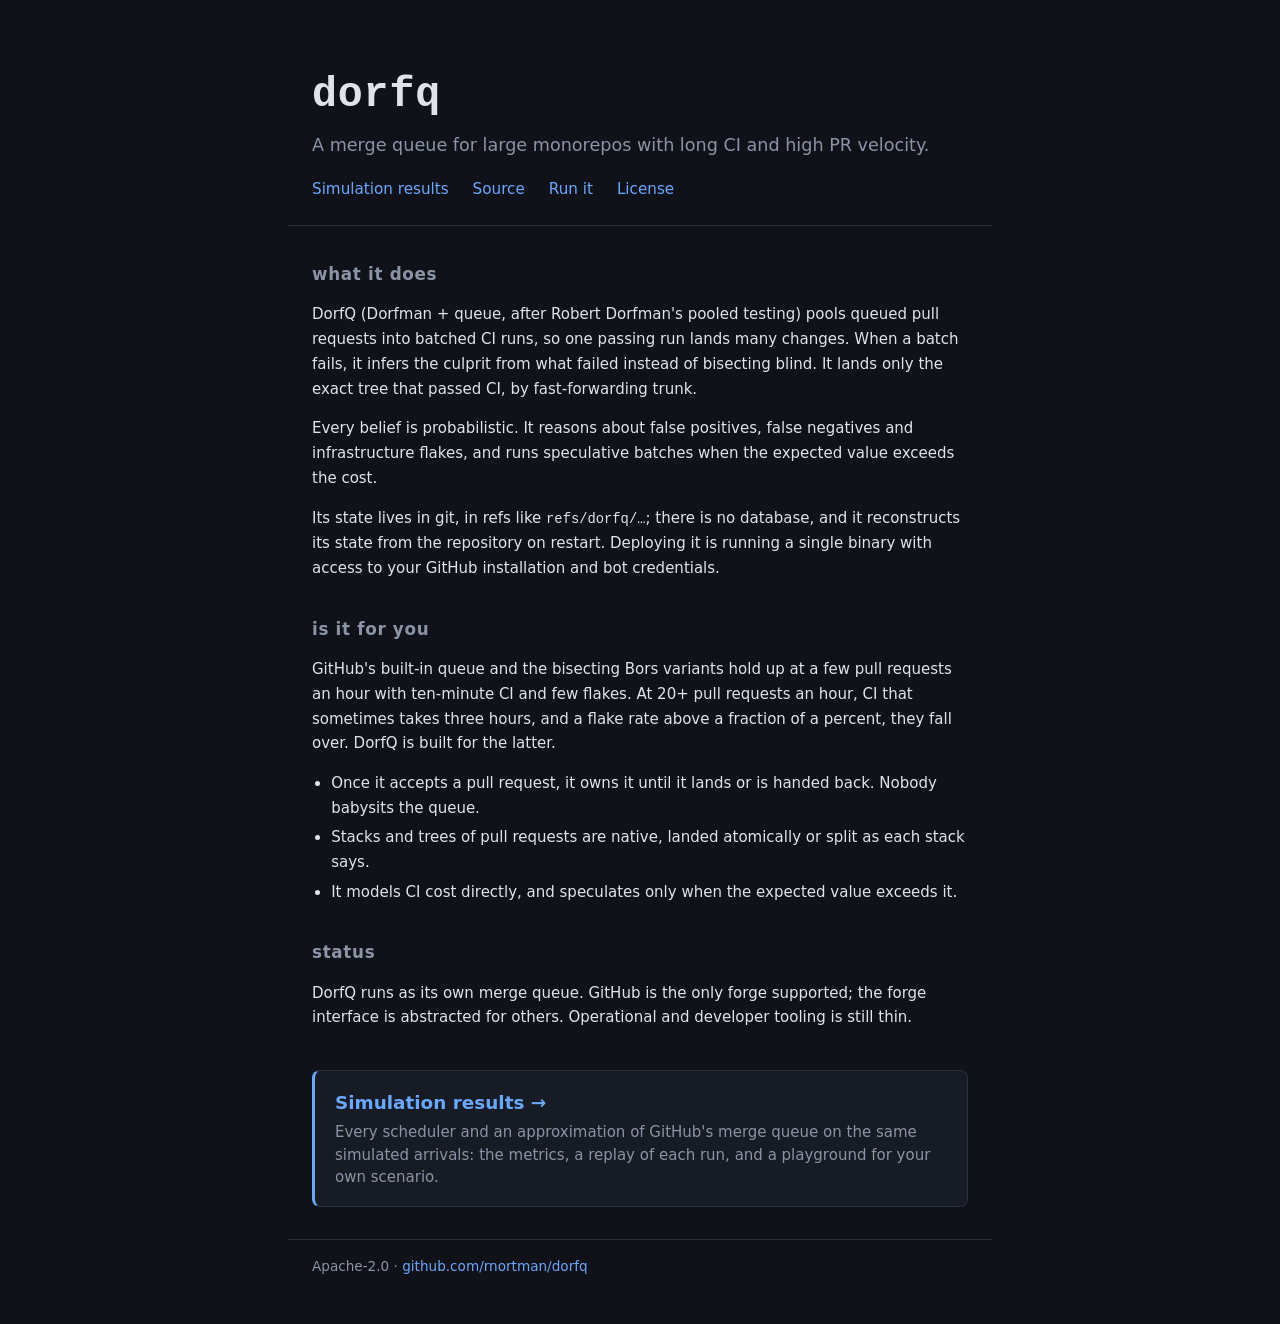
<file: site/index.html>
<!doctype html>
<html lang="en">
<head>
  <meta charset="utf-8">
  <meta name="viewport" content="width=device-width, initial-scale=1">
  <title>dorfq — a merge queue for large monorepos</title>
  <meta name="description" content="A merge queue for large monorepos with long CI and high PR velocity.">
  <link rel="stylesheet" href="style.css">
</head>
<body class="home">
  <header class="home-top">
    <h1>dorfq</h1>
    <p class="tagline">A merge queue for large monorepos with long CI and high PR velocity.</p>
    <nav class="home-nav">
      <a href="simulation.html">Simulation results</a>
      <a href="https://github.com/rnortman/dorfq">Source</a>
      <a href="https://github.com/rnortman/dorfq/blob/main/docs/running-on-github.md">Run it</a>
      <a href="https://github.com/rnortman/dorfq/blob/main/LICENSE">License</a>
    </nav>
  </header>

  <main class="home-main">
    <section class="prose">
      <h2>What it does</h2>
      <p>DorfQ (Dorfman + queue, after Robert Dorfman's pooled testing) pools
        queued pull requests into batched CI runs, so one passing run lands
        many changes. When a batch fails, it infers the culprit from what
        failed instead of bisecting blind. It lands only the exact tree that
        passed CI, by fast-forwarding trunk.</p>
      <p>Every belief is probabilistic. It reasons about false positives,
        false negatives and infrastructure flakes, and runs speculative
        batches when the expected value exceeds the cost.</p>
      <p>Its state lives in git, in refs like <code>refs/dorfq/…</code>; there
        is no database, and it reconstructs its state from the repository on
        restart. Deploying it is running a single binary with access to your
        GitHub installation and bot credentials.</p>
    </section>

    <section class="prose">
      <h2>Is it for you</h2>
      <p>GitHub's built-in queue and the bisecting Bors variants hold up at a
        few pull requests an hour with ten-minute CI and few flakes. At 20+
        pull requests an hour, CI that sometimes takes three hours, and a
        flake rate above a fraction of a percent, they fall over. DorfQ is
        built for the latter.</p>
      <ul>
        <li>Once it accepts a pull request, it owns it until it lands or is
          handed back. Nobody babysits the queue.</li>
        <li>Stacks and trees of pull requests are native, landed atomically
          or split as each stack says.</li>
        <li>It models CI cost directly, and speculates only when the expected
          value exceeds it.</li>
      </ul>
    </section>

    <section class="prose">
      <h2>Status</h2>
      <p>DorfQ runs as its own merge queue. GitHub is the only forge
        supported; the forge interface is abstracted for others. Operational
        and developer tooling is still thin.</p>
    </section>

    <a class="sim-card" href="simulation.html">
      <span class="sim-card-title">Simulation results →</span>
      <span class="sim-card-text">Every scheduler and an approximation of
        GitHub's merge queue on the same simulated arrivals: the metrics, a
        replay of each run, and a playground for your own scenario.</span>
    </a>
  </main>

  <footer class="home-footer">
    Apache-2.0 · <a href="https://github.com/rnortman/dorfq">github.com/rnortman/dorfq</a>
  </footer>
</body>
</html>
</file>
<file: site/style.css>
:root {
  --bg: #0f1218;
  --panel: #171b23;
  --panel-2: #1e2430;
  --line: #2a3140;
  --text: #dfe4ec;
  --muted: #8a94a6;
  --accent: #6aa7ff;
  --good: #3ecf8e;
  --bad: #ff6b6b;
  --warn: #f5b041;
  --flake: #c792ea;
  --cancel: #5c6578;
  --mono: ui-monospace, SFMono-Regular, Menlo, Consolas, monospace;
  --sans: system-ui, -apple-system, "Segoe UI", Roboto, sans-serif;
}

* { box-sizing: border-box; }

body {
  margin: 0;
  background: var(--bg);
  color: var(--text);
  font: 15px/1.5 var(--sans);
}

code { font-family: var(--mono); font-size: 0.92em; }

a { color: var(--accent); text-decoration: none; }
a:hover { text-decoration: underline; }

.top {
  display: flex;
  flex-wrap: wrap;
  gap: 1rem;
  align-items: end;
  justify-content: space-between;
  padding: 1.25rem 2rem 1rem;
  border-bottom: 1px solid var(--line);
  background: linear-gradient(180deg, #151a24, var(--bg));
}

.brand h1 {
  margin: 0;
  font-size: 1.9rem;
  letter-spacing: 0.02em;
}

.tagline { margin: 0.1rem 0 0; color: var(--muted); }

.pick { display: flex; gap: 1rem; align-items: center; flex-wrap: wrap; }

label { color: var(--muted); font-size: 0.9rem; }

select, button, input[type="file"] {
  font: inherit;
  color: var(--text);
  background: var(--panel-2);
  border: 1px solid var(--line);
  border-radius: 6px;
  padding: 0.3rem 0.6rem;
  margin-left: 0.35rem;
}

button { cursor: pointer; min-width: 2.6rem; }
button:hover, select:hover { border-color: var(--accent); }

main { padding: 0 2rem 2rem; max-width: 1500px; margin: 0 auto; }

.status { color: var(--warn); min-height: 1.5em; }
.status.error { color: var(--bad); }

section {
  margin-top: 1.25rem;
  padding: 1.25rem 1.5rem;
  background: var(--panel);
  border: 1px solid var(--line);
  border-radius: 10px;
}

h2 { margin: 0 0 0.75rem; font-size: 1.3rem; }
h2 .sub { color: var(--muted); font-weight: normal; font-size: 0.95rem; margin-left: 0.5rem; }


.note {
  border-left: 3px solid var(--warn);
  padding: 0.4rem 0.8rem;
  background: rgba(245, 176, 65, 0.07);
  max-width: 75rem;
}

.headlines {
  display: grid;
  grid-template-columns: repeat(auto-fit, minmax(300px, 1fr));
  gap: 1rem;
  margin: 1rem 0;
}

.card {
  background: var(--panel-2);
  border: 1px solid var(--line);
  border-radius: 8px;
  padding: 0.9rem 1rem;
}

.card h3 { margin: 0 0 0.15rem; font-size: 1.1rem; }
.card .cfg { color: var(--muted); font-size: 0.85rem; margin-bottom: 0.6rem; }

.delta {
  display: grid;
  grid-template-columns: 1fr auto;
  gap: 0.1rem 0.75rem;
  padding: 0.25rem 0;
  border-top: 1px solid var(--line);
  align-items: baseline;
}

.delta .what { color: var(--muted); font-size: 0.88rem; }
.delta .num { font-family: var(--mono); font-size: 1.05rem; text-align: right; }
.delta .from { grid-column: 1 / -1; color: var(--muted); font-size: 0.78rem; font-family: var(--mono); }
.better { color: var(--good); }
.worse { color: var(--bad); }
.same { color: var(--muted); }

.baseline-card { border-style: dashed; }

.lede { color: var(--muted); margin: 0 0 0.5rem; max-width: 75rem; }

.own ul { margin: 0; padding-left: 1.2rem; }
.own li { margin: 0.2rem 0; }

.glossary-wrap { margin-top: 0.75rem; }
.glossary-wrap summary { cursor: pointer; color: var(--muted); margin-bottom: 0.5rem; }
.glossary { display: grid; grid-template-columns: max-content minmax(0, 1fr); gap: 0.3rem 1rem; margin: 0; font-size: 0.88rem; max-width: 75rem; }
.glossary dt { color: var(--text); }
.glossary dd { margin: 0; color: var(--muted); }

.table-wrap summary { cursor: pointer; color: var(--muted); margin-bottom: 0.5rem; }
.scroll { overflow-x: auto; }

.params { margin-top: 1rem; }
.params summary { cursor: pointer; color: var(--muted); margin-bottom: 0.5rem; }
.params pre { margin: 0; padding: 0.75rem 1rem; overflow-x: auto; background: #12161e; border: 1px solid var(--line); border-radius: 8px; font-family: var(--mono); font-size: 0.8rem; line-height: 1.45; }

table { border-collapse: collapse; font-family: var(--mono); font-size: 0.85rem; }
th, td { padding: 0.3rem 0.8rem; border-bottom: 1px solid var(--line); text-align: right; white-space: nowrap; }
th:first-child, td:first-child { text-align: left; color: var(--muted); }
thead th { vertical-align: bottom; color: var(--text); }
thead th small { display: block; color: var(--muted); font-weight: normal; }
td.error { color: var(--bad); white-space: normal; text-align: left; max-width: 22rem; }
tr.baseline-col td.base, th.base { background: rgba(106, 167, 255, 0.06); }

.controls { display: flex; flex-wrap: wrap; gap: 0.75rem; align-items: center; }

.policies { display: flex; gap: 0; border: 1px solid var(--line); border-radius: 6px; overflow: hidden; }
.policies button {
  margin: 0;
  border: 0;
  border-radius: 0;
  border-right: 1px solid var(--line);
  background: var(--panel-2);
}
.policies button:last-child { border-right: 0; }
.policies button[aria-checked="true"] { background: var(--accent); color: #08101e; }

.clock { font-family: var(--mono); color: var(--muted); margin-left: auto; }

#scrubber { width: 100%; margin: 0.75rem 0 0.25rem; accent-color: var(--accent); }

.counters { display: flex; flex-wrap: wrap; gap: 1.25rem; font-size: 0.9rem; color: var(--muted); margin-bottom: 0.5rem; }
.counters b { color: var(--text); font-family: var(--mono); font-weight: normal; }

.stage { display: grid; grid-template-columns: minmax(0, 1fr) 22rem; gap: 1rem; }
@media (max-width: 1000px) { .stage { grid-template-columns: 1fr; } }

.canvas-wrap { position: relative; }
canvas { width: 100%; height: var(--stage-height, 700px); display: block; background: #12161e; border-radius: 8px; border: 1px solid var(--line); }

.tooltip {
  position: absolute;
  pointer-events: none;
  background: #0b0e13;
  border: 1px solid var(--line);
  border-radius: 6px;
  padding: 0.4rem 0.6rem;
  font-size: 0.82rem;
  font-family: var(--mono);
  white-space: pre;
  z-index: 2;
}

.log { background: #12161e; border: 1px solid var(--line); border-radius: 8px; padding: 0.5rem 0.75rem; display: flex; flex-direction: column; height: var(--stage-height, 700px); }
.log h3 { margin: 0 0 0.25rem; font-size: 0.9rem; color: var(--muted); font-weight: normal; }
.log ol { list-style: none; margin: 0; padding: 0; overflow-y: auto; flex: 1; font-family: var(--mono); font-size: 0.78rem; }
.log li { padding: 0.08rem 0; color: var(--muted); white-space: nowrap; }
.log li .t { color: #5d6678; margin-right: 0.5rem; }
.log li.k-land { color: var(--good); }
.log li.k-eject { color: var(--bad); }
.log li.k-notice { color: var(--warn); }
.log li.k-blocked, .log li.k-withdraw { color: var(--warn); }
.log li.k-arrive, .log li.k-admit { color: var(--text); }
.log li.k-rebase, .log li.k-recheck, .log li.k-wait { color: var(--flake); }
.log li.k-pr_ci, .log li.k-pr_ci_end { color: #6f7b90; }
.log li.k-run_end.failed { color: var(--bad); }
.log li.k-step { color: #4d5568; }

.legend { color: var(--muted); font-size: 0.82rem; margin: 0.75rem 0 0; display: flex; flex-wrap: wrap; gap: 0.35rem 0.6rem; align-items: center; }
.sw { display: inline-block; width: 1.1em; height: 0.8em; border-radius: 2px; vertical-align: middle; }
.sw.running { background: var(--accent); }
.sw.passed { background: var(--good); }
.sw.failed { background: var(--bad); }
.sw.flake { background: var(--flake); }
.sw.cancelled { background: var(--cancel); }
.chip-k { display: inline-block; font-family: var(--mono); font-size: 0.75rem; padding: 0 0.35rem; border-radius: 4px; background: #2b3242; color: var(--text); }
.chip-k.busy { box-shadow: inset 0 0 0 1.5px var(--accent); }
.chip-k.atomic { box-shadow: inset 0 0 0 1.5px var(--warn); }
.chip-k.held { background: rgba(43, 50, 66, 0.55); outline: 1.2px dotted var(--muted); outline-offset: -1.2px; }
.chip-k.outside { background: rgba(43, 50, 66, 0.55); outline: 1.2px dashed var(--muted); outline-offset: -1.2px; }
.dot { display: inline-block; width: 0.55em; height: 0.55em; border-radius: 50%; }
.dot.bad { background: var(--bad); }
.dot.conflict { background: var(--warn); }

footer { color: var(--muted); font-size: 0.85rem; padding: 1rem 2rem 2rem; max-width: 1500px; margin: 0 auto; }

#playground textarea {
  display: block;
  box-sizing: border-box;
  width: 100%;
  height: 18rem;
  margin: 0 0 0.75rem;
  padding: 0.75rem 1rem;
  resize: vertical;
  color: var(--text);
  background: #12161e;
  border: 1px solid var(--line);
  border-radius: 8px;
  font-family: var(--mono);
  font-size: 0.8rem;
  line-height: 1.45;
}
#playground textarea:focus { outline: none; border-color: var(--accent); }
#playground .status { white-space: pre-wrap; }
button:disabled { cursor: default; opacity: 0.5; }

/* The home page: one centred column of text. */
.home-top, .home-main, .home-footer { max-width: 44rem; margin: 0 auto; padding-left: 1.5rem; padding-right: 1.5rem; }
.home-top { padding-top: 4rem; padding-bottom: 1.5rem; border-bottom: 1px solid var(--line); }
.home-top h1 { margin: 0; font-size: 2.6rem; letter-spacing: 0.02em; font-family: var(--mono); font-weight: 600; }
.home-top .tagline { font-size: 1.1rem; margin-top: 0.35rem; }
.home-nav { display: flex; flex-wrap: wrap; gap: 0.4rem 1.5rem; margin-top: 1.25rem; font-size: 0.95rem; }
.home-main { padding-bottom: 2rem; }
.home .prose { background: none; border: 0; border-radius: 0; padding: 0; margin-top: 2.25rem; }
.home .prose h2 { font-size: 1.05rem; text-transform: lowercase; letter-spacing: 0.04em; color: var(--muted); font-weight: 600; margin-bottom: 0.5rem; }
.home .prose p, .home .prose li { line-height: 1.65; }
.home .prose ul { padding-left: 1.2rem; }
.home .prose li { margin: 0.3rem 0; }
.sim-card { display: block; margin-top: 2.5rem; padding: 1.1rem 1.25rem; background: var(--panel); border: 1px solid var(--line); border-left: 3px solid var(--accent); border-radius: 8px; color: var(--text); }
.sim-card:hover { text-decoration: none; border-color: var(--accent); }
.sim-card-title { display: block; font-size: 1.15rem; font-weight: 600; color: var(--accent); margin-bottom: 0.3rem; }
.sim-card-text { display: block; color: var(--muted); }
.home-footer { padding-top: 1rem; padding-bottom: 3rem; border-top: 1px solid var(--line); }
</file>
